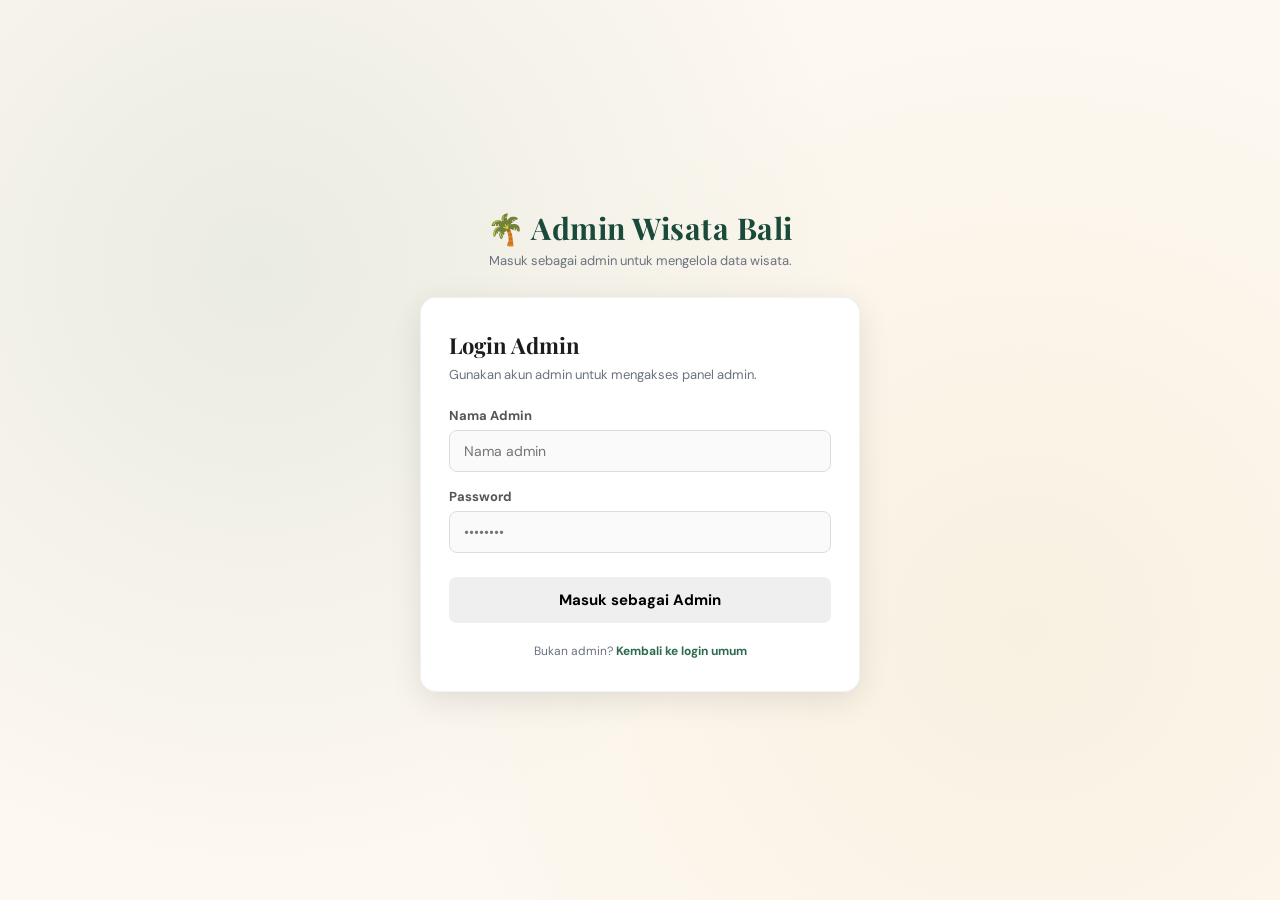
<file: templates/admin_login.html>
<!DOCTYPE html>
<html lang="id">
<head>
    <meta charset="UTF-8">
    <title>Admin Login - Wisata Bali</title>
    <link href="https://fonts.googleapis.com/css2?family=Playfair+Display:wght@600;700&family=DM+Sans:wght@400;500;700&display=swap" rel="stylesheet">
    <link rel="stylesheet" href="/static/css/login.css">
</head>
<body>
<div class="wrapper">
    <div class="logo">
        <h1>🌴 Admin Wisata Bali</h1>
        <p>Masuk sebagai admin untuk mengelola data wisata.</p>
    </div>

    <div class="card">
        <div class="form-panel active" id="panel-admin-login">
            <h2>Login Admin</h2>
            <p class="sub">Gunakan akun admin untuk mengakses panel admin.</p>

            <div class="alert" id="alert-admin"></div>

            <div class="field">
                <label>Nama Admin</label>
                <input type="text" id="admin-nama" placeholder="Nama admin">
            </div>
            <div class="field">
                <label>Password</label>
                <input type="password" id="admin-password" placeholder="••••••••">
            </div>

            <button class="btn-submit" id="btn-admin-login" onclick="doAdminLogin()">Masuk sebagai Admin</button>
            <p class="footer-note">Bukan admin? <a href="/login-page">Kembali ke login umum</a></p>
        </div>
    </div>
</div>

<script>
    function showAlert(msg, isError = false) {
        const el = document.getElementById('alert-admin');
        el.textContent = msg;
        el.className = 'alert show ' + (isError ? 'error' : 'success');
    }

    async function doAdminLogin() {
        const nama = document.getElementById('admin-nama').value.trim();
        const password = document.getElementById('admin-password').value;

        if (!nama || !password) {
            showAlert('Nama dan password wajib diisi.', true);
            return;
        }

        const btn = document.getElementById('btn-admin-login');
        btn.textContent = 'Memproses...';
        btn.disabled = true;

        try {
            const res = await fetch('/admin/login', {
                method: 'POST',
                headers: { 'Content-Type': 'application/json' },
                body: JSON.stringify({ nama, password })
            });
            const data = await res.json();

            if (res.ok) {
                showAlert('✅ ' + data.message);
                setTimeout(() => window.location.href = '/admin-page', 1000);
            } else {
                showAlert('❌ ' + data.message, true);
            }
        } catch (err) {
            showAlert('❌ Gagal terhubung ke server.', true);
        } finally {
            btn.textContent = 'Masuk sebagai Admin';
            btn.disabled = false;
        }
    }
</script>
</body>
</html>
</file>
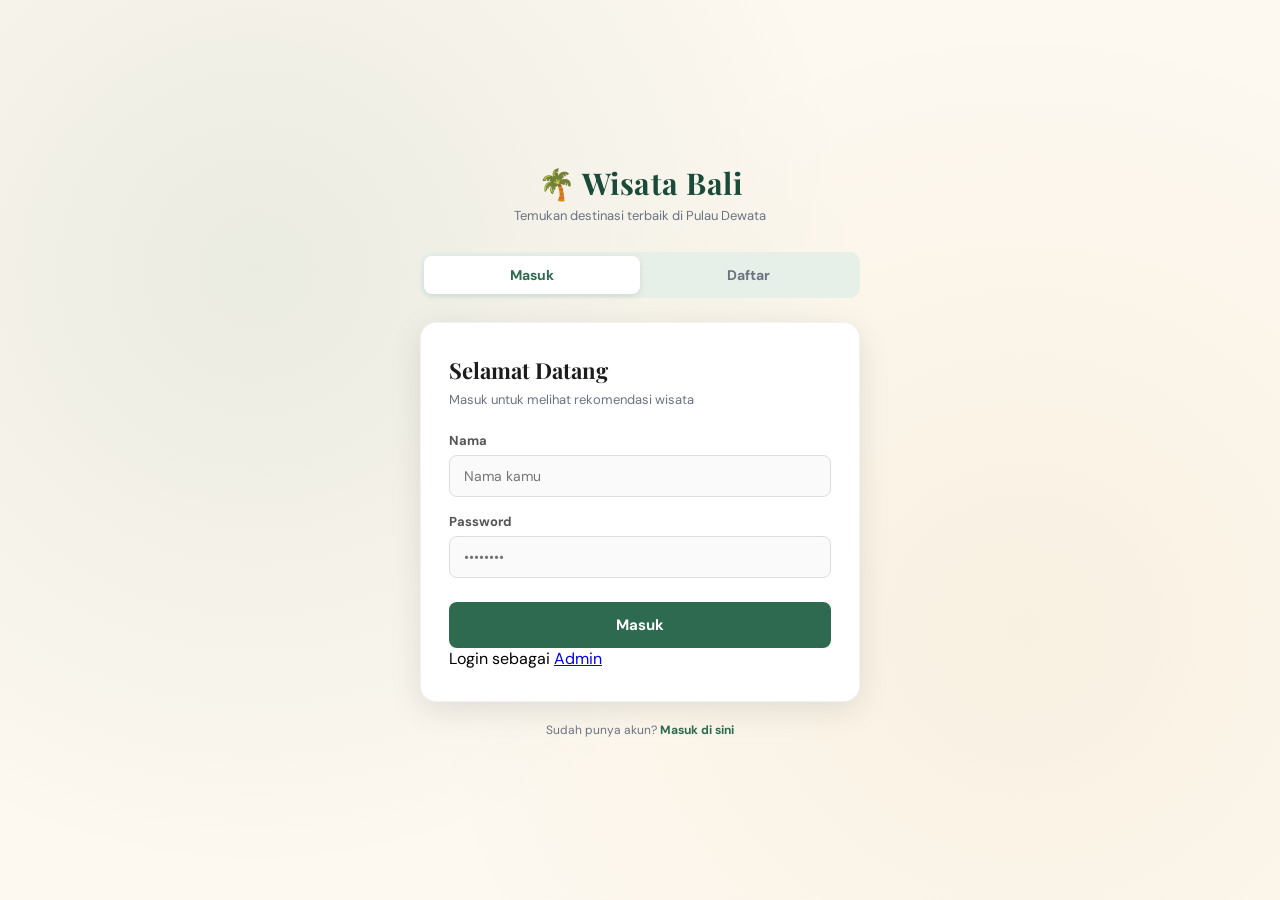
<file: templates/login.html>
<!DOCTYPE html>
<html lang="id">
<head>
    <meta charset="UTF-8">
    <title>Login - Wisata Bali</title>
    <link href="https://fonts.googleapis.com/css2?family=Playfair+Display:wght@600;700&family=DM+Sans:wght@400;500;700&display=swap" rel="stylesheet">
    <link rel="stylesheet" href="/static/css/login.css">
</head>
<body>

<div class="wrapper">

    <div class="logo">
        <h1>🌴 Wisata Bali</h1>
        <p>Temukan destinasi terbaik di Pulau Dewata</p>
    </div>

    <div class="tab-bar">
        <button class="active" onclick="switchTab('login')">Masuk</button>
        <button onclick="switchTab('register')">Daftar</button>
    </div>

    <div class="card">

        <!-- LOGIN PANEL -->
        <div class="form-panel active" id="panel-login">
            <h2>Selamat Datang</h2>
            <p class="sub">Masuk untuk melihat rekomendasi wisata</p>

            <div class="alert" id="alert-login"></div>

            <div class="field">
                <label>Nama</label>
                <input type="text" id="login-nama" placeholder="Nama kamu">
            </div>
            <div class="field">
                <label>Password</label>
                <input type="password" id="login-password" placeholder="••••••••">
            </div>

            <button class="btn-submit" id="btn-login" onclick="doLogin()">Masuk</button>
            <p class="admin-link">Login sebagai <a href="/admin-login-page">Admin</a></p>
        </div>

        <!-- REGISTER PANEL -->
        <div class="form-panel" id="panel-register">
            <h2>Buat Akun Baru</h2>
            <p class="sub">Daftar gratis dan mulai jelajahi Bali</p>

            <div class="alert" id="alert-register"></div>

            <div class="field">
                <label>Nama Lengkap</label>
                <input type="text" id="reg-nama" placeholder="Nama kamu">
            </div>
            <div class="field">
                <label>Gmail</label>
                <input type="email" id="reg-gmail" placeholder="contoh@gmail.com">
            </div>
            <div class="field">
                <label>Password</label>
                <input type="password" id="reg-password" placeholder="Minimal 6 karakter">
            </div>

            <button class="btn-submit" id="btn-register" onclick="doRegister()">Daftar Sekarang</button>
        </div>

    </div>

    <p class="footer-note">
        Sudah punya akun? <a href="#" onclick="switchTab('login')">Masuk di sini</a>
    </p>

</div>

<script>
    function switchTab(tab) {
        document.querySelectorAll('.form-panel').forEach(p => p.classList.remove('active'));
        document.querySelectorAll('.tab-bar button').forEach(b => b.classList.remove('active'));
        document.getElementById('panel-' + tab).classList.add('active');
        document.querySelectorAll('.tab-bar button')[tab === 'login' ? 0 : 1].classList.add('active');
        hideAlert('login');
        hideAlert('register');
    }

    function showAlert(type, msg, isError = false) {
        const el = document.getElementById('alert-' + type);
        el.textContent = msg;
        el.className = 'alert show ' + (isError ? 'error' : 'success');
    }

    function hideAlert(type) {
        document.getElementById('alert-' + type).className = 'alert';
    }

    async function doLogin() {
        const nama     = document.getElementById('login-nama').value.trim();
        const password = document.getElementById('login-password').value;

        if (!nama || !password) {
            showAlert('login', 'Nama dan password wajib diisi.', true);
            return;
        }

        const btn = document.getElementById('btn-login');
        btn.textContent = 'Memproses...';
        btn.disabled = true;

        try {
            const res  = await fetch('/login', {
                method: 'POST',
                headers: { 'Content-Type': 'application/json' },
                body: JSON.stringify({ nama, password })
            });
            const data = await res.json();

            if (res.ok) {
                showAlert('login', '✅ ' + data.message);
                setTimeout(() => window.location.href = '/ui', 1000);
            } else {
                showAlert('login', '❌ ' + data.message, true);
            }
        } catch (err) {
            showAlert('login', '❌ Gagal terhubung ke server.', true);
        } finally {
            btn.textContent = 'Masuk';
            btn.disabled = false;
        }
    }

    async function doRegister() {
        const nama     = document.getElementById('reg-nama').value.trim();
        const gmail    = document.getElementById('reg-gmail').value.trim();
        const password = document.getElementById('reg-password').value;

        if (!nama || !gmail || !password) {
            showAlert('register', 'Semua field wajib diisi.', true);
            return;
        }
        if (!gmail.includes('@')) {
            showAlert('register', 'Format gmail tidak valid.', true);
            return;
        }
        if (password.length < 6) {
            showAlert('register', 'Password minimal 6 karakter.', true);
            return;
        }

        const btn = document.getElementById('btn-register');
        btn.textContent = 'Mendaftarkan...';
        btn.disabled = true;

        try {
            const res  = await fetch('/register', {
                method: 'POST',
                headers: { 'Content-Type': 'application/json' },
                body: JSON.stringify({ nama, gmail, password })
            });
            const data = await res.json();

            if (res.ok) {
                showAlert('register', '✅ ' + data.message + ' Silakan masuk.');
                setTimeout(() => switchTab('login'), 1500);
            } else {
                showAlert('register', '❌ ' + data.message, true);
            }
        } catch (err) {
            showAlert('register', '❌ Gagal terhubung ke server.', true);
        } finally {
            btn.textContent = 'Daftar Sekarang';
            btn.disabled = false;
        }
    }

    document.addEventListener('keypress', e => {
        if (e.key !== 'Enter') return;
        const active = document.querySelector('.form-panel.active').id;
        if (active === 'panel-login')    doLogin();
        if (active === 'panel-register') doRegister();
    });
</script>

</body>
</html>
</file>
<file: static/css/login.css>
*, *::before, *::after { box-sizing: border-box; margin: 0; padding: 0; }

:root {
    --hijau-tua:  #1a4a3a;
    --hijau-mid:  #2d6a4f;
    --hijau-muda: #52b788;
    --emas:       #c9a84c;
    --krem:       #fdf8f0;
    --krem-dark:  #f5ede0;
    --card:       #ffffff;
    --text:       #1c1c1c;
    --muted:      #6b7280;
    --danger:     #dc3545;
}

body {
    font-family: 'DM Sans', sans-serif;
    background: var(--krem);
    min-height: 100vh;
    display: flex;
    align-items: center;
    justify-content: center;
    padding: 20px;
    background-image:
        radial-gradient(circle at 20% 30%, rgba(45,106,79,0.09) 0%, transparent 50%),
        radial-gradient(circle at 80% 70%, rgba(201,168,76,0.09) 0%, transparent 50%);
}

.wrapper { width: 100%; max-width: 440px; }

.logo { text-align: center; margin-bottom: 28px; }
.logo h1 { font-family: 'Playfair Display', serif; font-size: 30px; color: var(--hijau-tua); letter-spacing: 0.5px; }
.logo p { font-size: 13px; color: var(--muted); margin-top: 4px; }

.tab-bar { display: flex; background: #e7efe9; border-radius: 10px; padding: 4px; margin-bottom: 24px; }
.tab-bar button { flex: 1; padding: 10px; border: none; background: transparent; border-radius: 8px; font-size: 14px; font-weight: 700; font-family: 'DM Sans', sans-serif; color: var(--muted); cursor: pointer; transition: all 0.25s; }
.tab-bar button.active { background: var(--card); color: var(--hijau-mid); box-shadow: 0 2px 6px rgba(0,0,0,0.1); }

.card { background: var(--card); border-radius: 16px; padding: 32px 28px; box-shadow: 0 8px 32px rgba(0,0,0,0.1); border: 1px solid rgba(0,0,0,0.05); }

.form-panel { display: none; }
.form-panel.active { display: block; }

.form-panel h2 { font-family: 'Playfair Display', serif; font-size: 22px; color: var(--text); margin-bottom: 6px; }
.form-panel p.sub { font-size: 13px; color: var(--muted); margin-bottom: 24px; }

.field { margin-bottom: 16px; }
.field label { display: block; font-size: 13px; font-weight: 700; color: #555; margin-bottom: 6px; }
.field input { width: 100%; padding: 11px 14px; border: 1.5px solid #ddd; border-radius: 8px; font-size: 14px; font-family: 'DM Sans', sans-serif; color: var(--text); background: #fafafa; transition: border-color 0.2s, box-shadow 0.2s; outline: none; }
.field input:focus { border-color: var(--hijau-muda); box-shadow: 0 0 0 3px rgba(82,183,136,0.14); background: #fff; }

.btn-submit { width: 100%; padding: 13px; border: none; border-radius: 8px; font-size: 15px; font-weight: 700; font-family: 'DM Sans', sans-serif; cursor: pointer; margin-top: 8px; transition: background 0.25s, transform 0.1s; }
.btn-submit:active { transform: scale(0.98); }
#btn-login    { background: var(--hijau-mid); color: white; }
#btn-login:hover    { background: var(--hijau-tua); }
#btn-register { background: var(--emas);  color: white; }
#btn-register:hover { background: #b58f2f; }

.alert { padding: 11px 14px; border-radius: 8px; font-size: 13px; font-weight: 600; margin-bottom: 16px; display: none; }
.alert.show { display: block; }
.alert.success { background: #d4edda; color: #155724; border: 1px solid #c3e6cb; }
.alert.error   { background: #f8d7da; color: #721c24; border: 1px solid #f5c6cb; }

.footer-note { text-align: center; margin-top: 20px; font-size: 12px; color: var(--muted); }
.footer-note a { color: var(--hijau-mid); text-decoration: none; font-weight: 700; }
</file>
